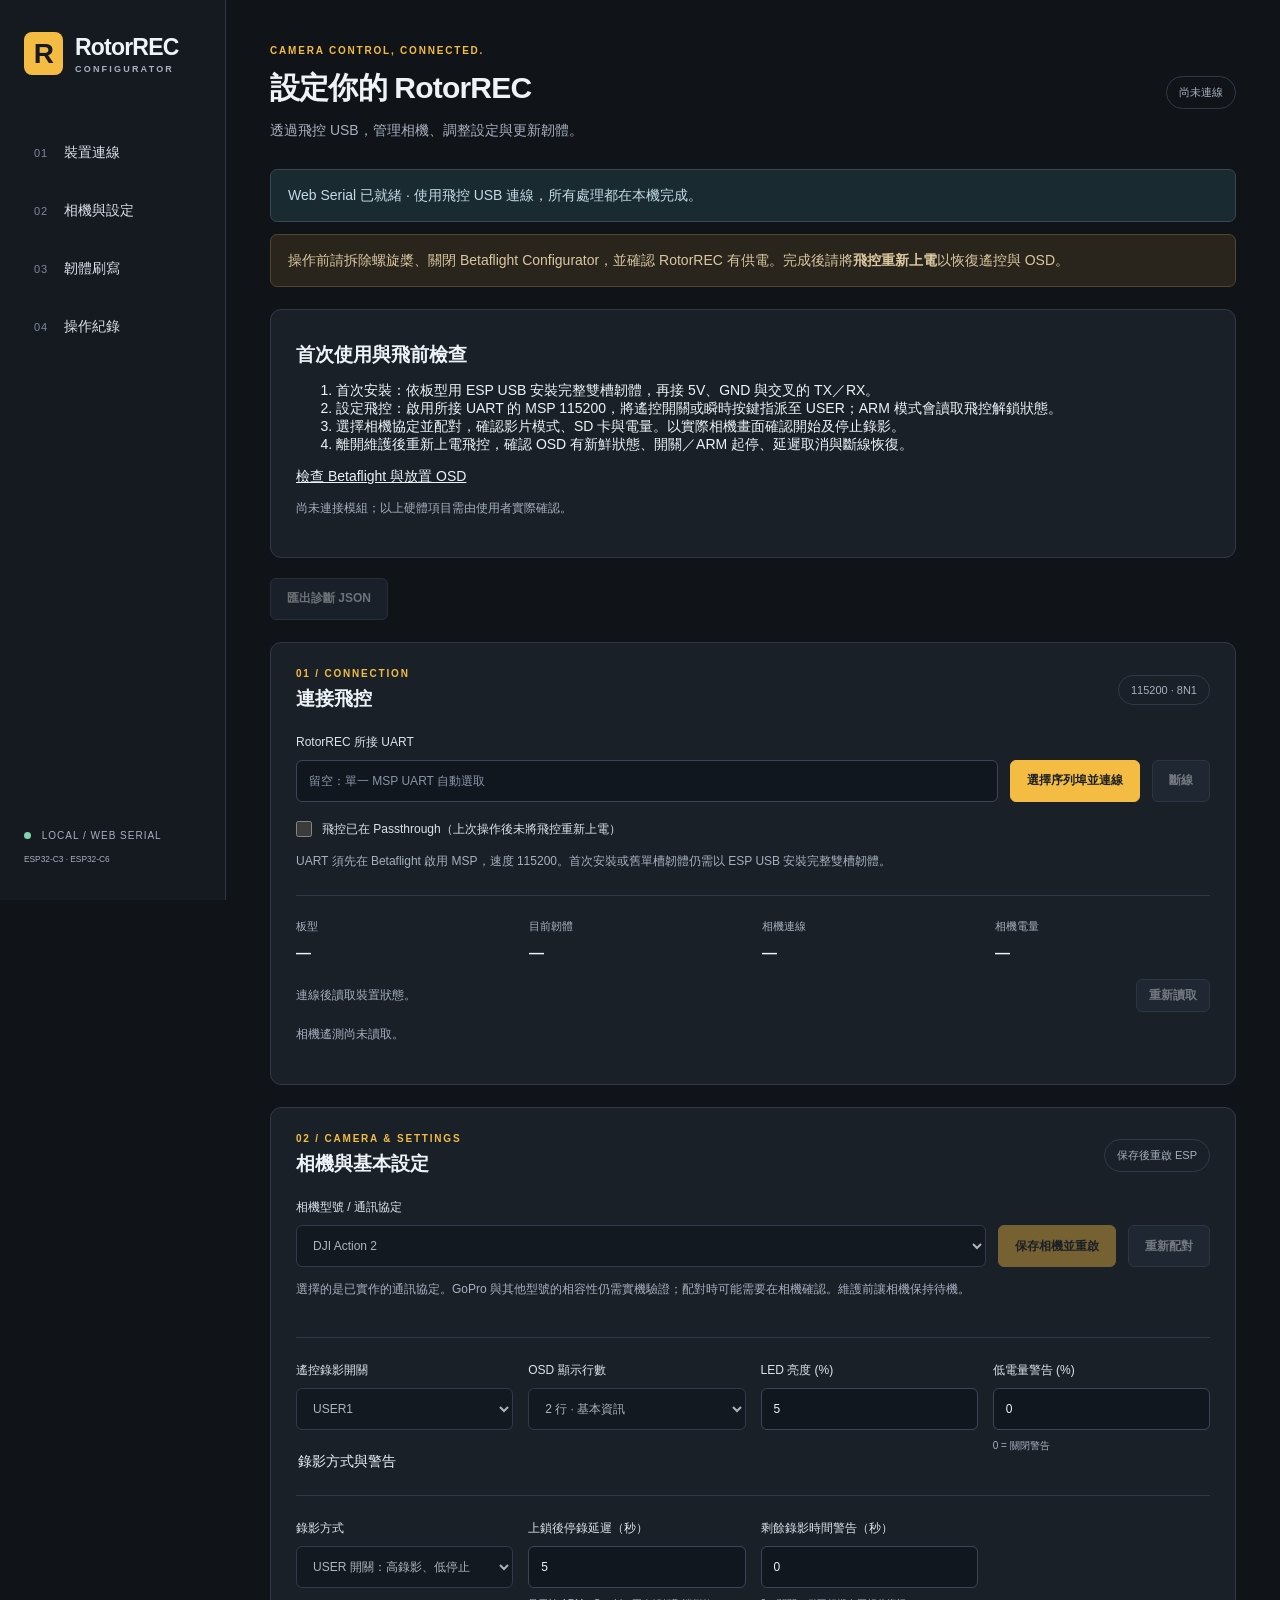
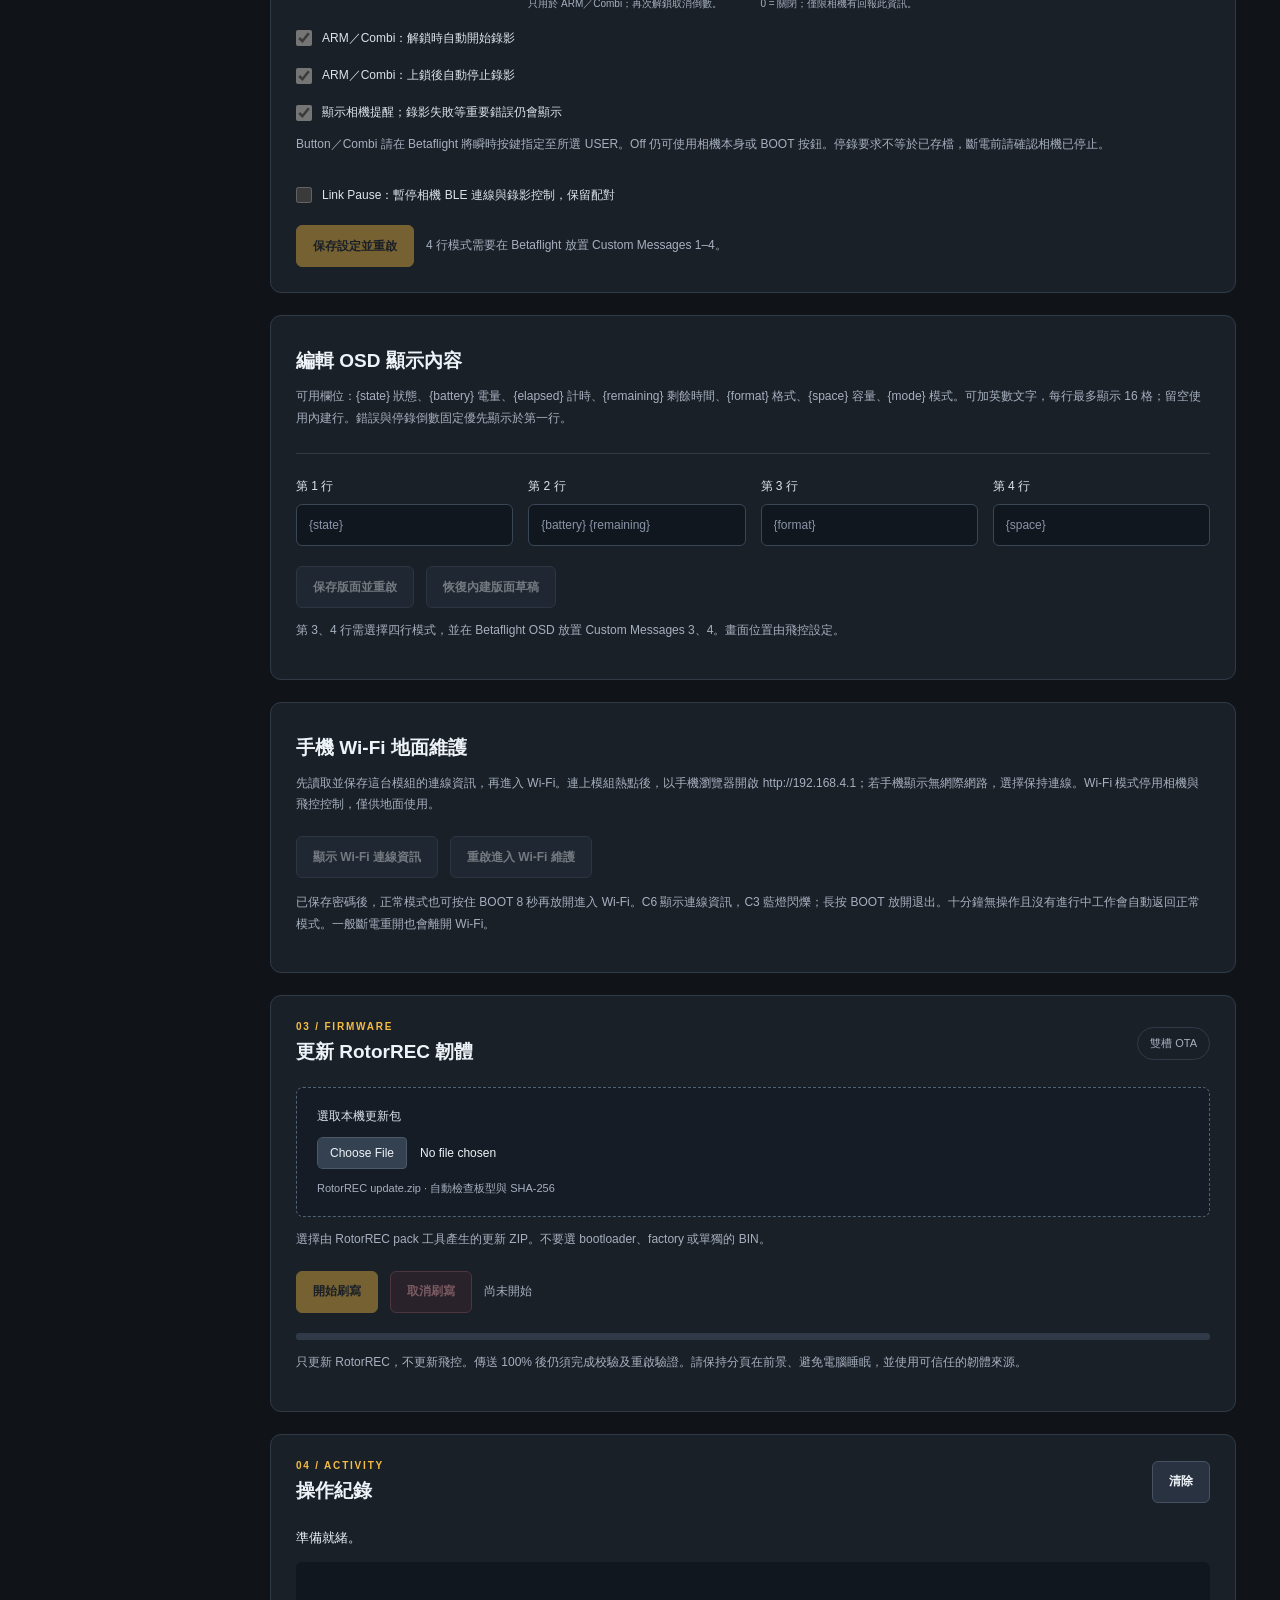
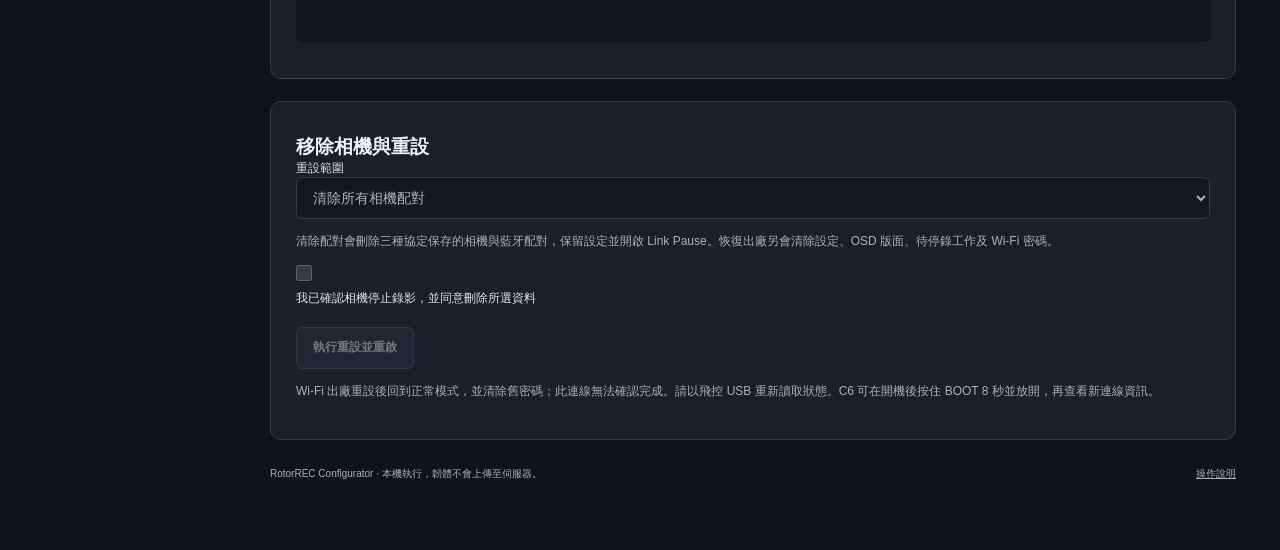
<file: tools/web-configurator/index.html>
<!doctype html>
<html lang="zh-Hant">
<head>
  <meta charset="utf-8"><meta name="viewport" content="width=device-width, initial-scale=1">
  <meta name="theme-color" content="#11151b"><title>RotorREC Configurator</title>
  <link rel="stylesheet" href="style.css"><script type="module" src="app.mjs"></script>
</head>
<body>
  <aside class="sidebar">
    <a class="brand" href="#connection"><span class="mark">R</span><span>RotorREC<small>CONFIGURATOR</small></span></a>
    <nav aria-label="設定區域"><a href="#connection">01 <span>裝置連線</span></a><a href="#camera-section">02 <span>相機與設定</span></a><a href="#firmware-section">03 <span>韌體刷寫</span></a><a href="#log-section">04 <span>操作紀錄</span></a></nav>
    <div class="sidebar-foot"><span class="dot"></span> LOCAL / WEB SERIAL<br><small>ESP32-C3 · ESP32-C6</small></div>
  </aside>
  <main>
    <header><div><p class="eyebrow">CAMERA CONTROL, CONNECTED.</p><h1>設定你的 RotorREC</h1><p id="connection-description">透過飛控 USB，管理相機、調整設定與更新韌體。</p></div><span id="connection-badge" class="badge">尚未連線</span></header>
    <div id="support" class="notice" role="status">使用桌面 Chrome 或 Edge，從 localhost 或 HTTPS 開啟。</div>
    <div id="maintenance-notice" class="notice warning">操作前請拆除螺旋槳、關閉 Betaflight Configurator，並確認 RotorREC 有供電。完成後請將<strong>飛控重新上電</strong>以恢復遙控與 OSD。</div>
    <section id="first-use" class="card"><h2>首次使用與飛前檢查</h2><ol><li>首次安裝：依板型用 ESP USB 安裝完整雙槽韌體，再接 5V、GND 與交叉的 TX／RX。</li>
      <li>設定飛控：啟用所接 UART 的 MSP 115200，將遙控開關或瞬時按鍵指派至 USER；ARM 模式會讀取飛控解鎖狀態。</li>
      <li>選擇相機協定並配對，確認影片模式、SD 卡與電量。以實際相機畫面確認開始及停止錄影。</li>
      <li>離開維護後重新上電飛控，確認 OSD 有新鮮狀態、開關／ARM 起停、延遲取消與斷線恢復。</li></ol>
      <a href="bf-setup.html" target="_blank" rel="noopener">檢查 Betaflight 與放置 OSD</a><p id="preflight-status" class="hint">尚未連接模組；以上硬體項目需由使用者實際確認。</p>
    </section>
    <div class="actions"><button id="export-diagnostics" disabled>匯出診斷 JSON</button></div>
    <section id="connection" class="card">
      <div class="section-heading"><div><p class="eyebrow">01 / CONNECTION</p><h2 id="connection-title">連接飛控</h2></div><span id="transport-label" class="label">115200 · 8N1</span></div>
      <div class="connection-row"><label>RotorREC 所接 UART <input id="uart" type="number" min="1" max="20" step="1" placeholder="留空：單一 MSP UART 自動選取"></label><button id="connect" class="primary">選擇序列埠並連線</button><button id="disconnect" disabled>斷線</button></div>
      <label class="check"><input id="direct" type="checkbox">飛控已在 Passthrough（上次操作後未將飛控重新上電）</label>
      <p id="connection-hint" class="hint">UART 須先在 Betaflight 啟用 MSP，速度 115200。首次安裝或舊單槽韌體仍需以 ESP USB 安裝完整雙槽韌體。</p>
      <div class="stats"><div><small>板型</small><strong id="board">—</strong></div><div><small>目前韌體</small><strong id="version">—</strong></div><div><small>相機連線</small><strong id="phase">—</strong></div><div><small>相機電量</small><strong id="battery">—</strong></div></div>
      <div class="status-row"><span id="device-status">連線後讀取裝置狀態。</span><button id="refresh" data-device disabled>重新讀取</button></div>
      <p id="pair-code" class="pair-code" hidden></p><p id="pending" class="hint"></p>
      <p id="camera-telemetry" class="hint">相機遙測尚未讀取。</p><p id="camera-warnings" role="status"></p>
    </section>
    <section id="camera-section" class="card">
      <div class="section-heading"><div><p class="eyebrow">02 / CAMERA & SETTINGS</p><h2>相機與基本設定</h2></div><span class="label">保存後重啟 ESP</span></div>
      <fieldset id="camera-controls" disabled><legend class="sr-only">相機協定</legend><div class="connection-row"><label>相機型號 / 通訊協定<select id="camera"><option value="2">DJI Action 2</option><option value="1">DJI R SDK（Action 4 路徑）</option><option value="3">GoPro（Open GoPro BLE）</option></select></label><button id="save-camera" class="primary">保存相機並重啟</button><button id="pair">重新配對</button></div></fieldset>
      <p class="hint">選擇的是已實作的通訊協定。GoPro 與其他型號的相容性仍需實機驗證；配對時可能需要在相機確認。維護前讓相機保持待機。</p>
      <fieldset id="settings-controls" disabled><legend class="sr-only">基本設定</legend><div class="settings-grid">
        <label>遙控錄影開關<select id="user"><option value="40">USER1</option><option value="41">USER2</option><option value="42">USER3</option><option value="43">USER4</option></select></label>
        <label>OSD 顯示行數<select id="osd"><option value="2">2 行 · 基本資訊</option><option value="4">4 行 · 擴充資訊</option></select></label>
        <label>LED 亮度 (%)<input id="led" type="number" min="1" max="100" step="1" value="5"></label>
        <label>低電量警告 (%)<input id="low-battery" type="number" min="0" max="100" step="1" value="0"><small>0 = 關閉警告</small></label>
      </div><fieldset id="record-controls" disabled><legend>錄影方式與警告</legend><div class="settings-grid">
        <label>錄影方式<select id="record-mode"><option value="0">USER 開關：高錄影、低停止</option><option value="1">ARM：解鎖錄影、上鎖延遲停止</option><option value="2">Button：USER 瞬時按鍵切換錄影</option><option value="3">Combi：ARM 自動＋USER 按鍵</option><option value="4">Off：只監看，不自動控制</option></select></label>
        <label>上鎖後停錄延遲（秒）<input id="stop-delay" type="number" min="0" max="30" step="1" value="5"><small>只用於 ARM／Combi；再次解鎖取消倒數。</small></label>
        <label>剩餘錄影時間警告（秒）<input id="low-remaining" type="number" min="0" max="3600" step="1" value="0"><small>0 = 關閉；僅限相機有回報此資訊。</small></label>
      </div><label class="check"><input id="auto-record" type="checkbox" checked>ARM／Combi：解鎖時自動開始錄影</label>
      <label class="check"><input id="auto-stop" type="checkbox" checked>ARM／Combi：上鎖後自動停止錄影</label>
      <label class="check"><input id="heads-up" type="checkbox" checked>顯示相機提醒；錄影失敗等重要錯誤仍會顯示</label>
      <p class="hint">Button／Combi 請在 Betaflight 將瞬時按鍵指定至所選 USER。Off 仍可使用相機本身或 BOOT 按鈕。停錄要求不等於已存檔，斷電前請確認相機已停止。</p></fieldset>
      <label class="check"><input id="link-pause" type="checkbox">Link Pause：暫停相機 BLE 連線與錄影控制，保留配對</label><div class="actions"><button id="save-settings" class="primary">保存設定並重啟</button><span class="hint">4 行模式需要在 Betaflight 放置 Custom Messages 1–4。</span></div></fieldset>
    </section>
    <section class="card"><h2>編輯 OSD 顯示內容</h2><fieldset id="layout-controls" disabled>
      <p class="hint">可用欄位：{state} 狀態、{battery} 電量、{elapsed} 計時、{remaining} 剩餘時間、{format} 格式、{space} 容量、{mode} 模式。可加英數文字，每行最多顯示 16 格；留空使用內建行。錯誤與停錄倒數固定優先顯示於第一行。</p>
      <div class="settings-grid"><label>第 1 行<input id="layout-0" maxlength="63" placeholder="{state}"></label><label>第 2 行<input id="layout-1" maxlength="63" placeholder="{battery} {remaining}"></label>
      <label>第 3 行<input id="layout-2" maxlength="63" placeholder="{format}"></label><label>第 4 行<input id="layout-3" maxlength="63" placeholder="{space}"></label></div>
      <div class="actions"><button id="save-layout">保存版面並重啟</button><button id="reset-layout">恢復內建版面草稿</button></div><p class="hint">第 3、4 行需選擇四行模式，並在 Betaflight OSD 放置 Custom Messages 3、4。畫面位置由飛控設定。</p>
    </fieldset></section>
    <section class="card"><h2>手機 Wi-Fi 地面維護</h2><fieldset id="wifi-controls" disabled><p class="hint">先讀取並保存這台模組的連線資訊，再進入 Wi-Fi。連上模組熱點後，以手機瀏覽器開啟 http://192.168.4.1；若手機顯示無網際網路，選擇保持連線。Wi-Fi 模式停用相機與飛控控制，僅供地面使用。</p>
      <div class="actions"><button id="wifi-info">顯示 Wi-Fi 連線資訊</button><button id="wifi-enter" disabled>重啟進入 Wi-Fi 維護</button><button id="wifi-exit" hidden>退出 Wi-Fi，恢復運行</button></div>
      <pre id="wifi-credentials"></pre><p class="hint">已保存密碼後，正常模式也可按住 BOOT 8 秒再放開進入 Wi-Fi。C6 顯示連線資訊，C3 藍燈閃爍；長按 BOOT 放開退出。十分鐘無操作且沒有進行中工作會自動返回正常模式。一般斷電重開也會離開 Wi-Fi。</p></fieldset></section>
    <section id="firmware-section" class="card">
      <div class="section-heading"><div><p class="eyebrow">03 / FIRMWARE</p><h2>更新 RotorREC 韌體</h2></div><span class="label">雙槽 OTA</span></div>
      <label class="file-picker">選取本機更新包 <input id="package" type="file" accept=".zip,application/zip"><span>RotorREC update.zip · 自動檢查板型與 SHA-256</span></label>
      <p id="package-info" class="hint">選擇由 RotorREC pack 工具產生的更新 ZIP。不要選 bootloader、factory 或單獨的 BIN。</p>
      <div class="actions"><button id="flash" class="primary" disabled>開始刷寫</button><button id="cancel" class="danger" disabled>取消刷寫</button><span id="progress-text" role="status">尚未開始</span></div>
      <progress id="progress" value="0" max="100" aria-label="韌體傳輸進度"></progress>
      <p class="hint">只更新 RotorREC，不更新飛控。傳送 100% 後仍須完成校驗及重啟驗證。請保持分頁在前景、避免電腦睡眠，並使用可信任的韌體來源。</p>
    </section>
    <section id="log-section" class="card"><div class="section-heading"><div><p class="eyebrow">04 / ACTIVITY</p><h2>操作紀錄</h2></div><button id="clear-log">清除</button></div><p id="result" role="status" aria-live="polite">準備就緒。</p><pre id="log" aria-label="操作紀錄"></pre></section>
    <section class="card"><h2>移除相機與重設</h2><fieldset id="reset-controls" disabled>
      <label for="reset-scope">重設範圍</label><select id="reset-scope"><option value="1">清除所有相機配對</option><option value="2">恢復出廠設定</option></select>
      <p class="hint">清除配對會刪除三種協定保存的相機與藍牙配對，保留設定並開啟 Link Pause。恢復出廠另會清除設定、OSD 版面、待停錄工作及 Wi-Fi 密碼。</p>
      <label><input type="checkbox" id="reset-confirm">我已確認相機停止錄影，並同意刪除所選資料</label>
      <div class="actions"><button id="reset-device" disabled>執行重設並重啟</button></div>
      <p class="hint">Wi-Fi 出廠重設後回到正常模式，並清除舊密碼；此連線無法確認完成。請以飛控 USB 重新讀取狀態。C6 可在開機後按住 BOOT 8 秒並放開，再查看新連線資訊。</p>
    </fieldset></section>
    <footer>RotorREC Configurator · 本機執行，韌體不會上傳至伺服器。<a id="help-link" href="README.md">操作說明</a></footer>
  </main>
</body></html>
</file>
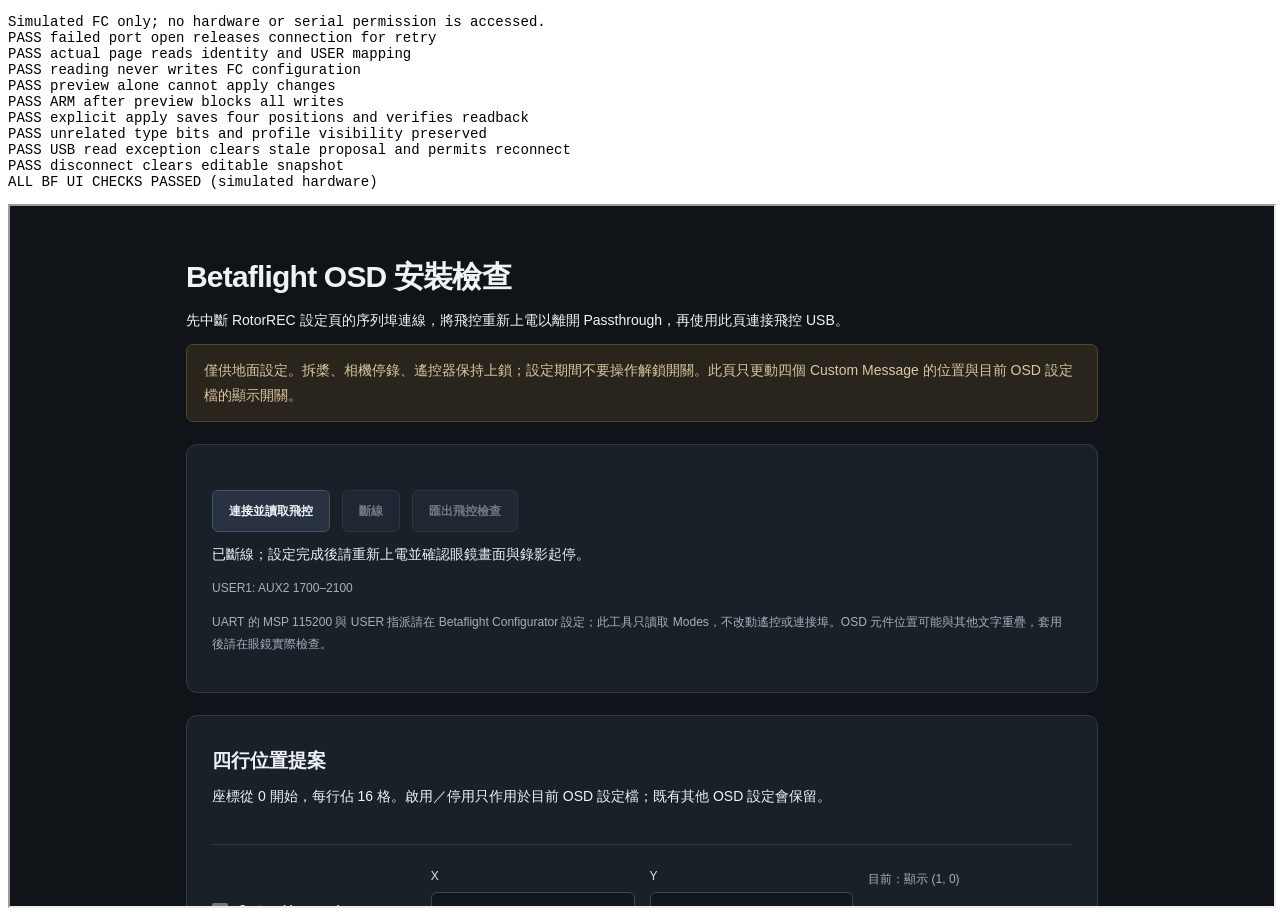
<file: tests/bf-setup-ui.html>
<!doctype html><meta charset="utf-8"><title>Betaflight OSD UI regression</title>
<style>body{font:14px monospace}pre{white-space:pre-wrap}iframe{width:100%;height:700px}</style>
<pre id="results">Simulated FC only; no hardware or serial permission is accessed.</pre><iframe title="BF setup under test"></iframe>
<script type="module">
import {MSP, mspFrame} from '../tools/web-configurator/bf-setup.mjs';
const report = line => document.getElementById('results').textContent += '\n' + line;
const check = (value, label) => { if (!value) throw Error(label); report('PASS ' + label); };
async function until(predicate) { const end = performance.now() + 5000; while (!predicate()) { if (performance.now() > end) throw Error('UI timed out'); await new Promise(r => setTimeout(r, 15)); } }
const calls = [], positions = [0xc800, 4096, 0, 0];
let failOpen = true, armed = false, saved;
const port = {
  async open() {
    if (failOpen) { failOpen = false; throw Error('injected port open failure'); }
    this.readable = new ReadableStream({start: controller => { this.controller = controller; }});
    this.writable = new WritableStream({write: wire => {
      const command = wire[4] | wire[5] << 8, p = wire.subarray(8, -1); calls.push(command);
      let payload = new Uint8Array();
      if (command === MSP.API) payload = Uint8Array.of(0, 1, 47);
      else if (command === MSP.VARIANT) payload = new TextEncoder().encode('BTFL');
      else if (command === MSP.BOXIDS) payload = Uint8Array.of(0, 27, 40);
      else if (command === MSP.STATUS) { payload = new Uint8Array(22); payload[16] = 5; payload[6] = Number(armed); }
      else if (command === MSP.OSD) {
        payload = new Uint8Array(191); payload[0] = 1; payload[7] = 85; payload[189] = 3; payload[190] = 1;
        positions.forEach((value, i) => new DataView(payload.buffer).setUint16(172 + i * 2, value, true));
      } else if (command === MSP.CANVAS) payload = Uint8Array.of(53, 20);
      else if (command === MSP.MODES) payload = Uint8Array.of(40, 1, 32, 48);
      else if (command === MSP.SET_OSD) positions[p[0] - 81] = p[1] | p[2] << 8;
      else if (command === MSP.SAVE) saved = [...positions];
      else throw Error('Unexpected MSP command');
      this.controller.enqueue(mspFrame(command, payload, '>'));
    }});
  }, async close() {}, async setSignals() {}
};
try {
  const frame = document.querySelector('iframe'), doc = frame.contentDocument, win = frame.contentWindow;
  const source = await (await fetch('../tools/web-configurator/bf-setup.html')).text();
  doc.open(); doc.write(source.replace('<head>', '<head><base href="/tools/web-configurator/">').replace('<script type="module" src="bf-setup-app.mjs"><' + '/script>', '')); doc.close();
  Object.defineProperty(win.navigator, 'serial', {value: {requestPort: async () => port}, configurable: true});
  const script = doc.createElement('script'); script.type = 'module'; script.textContent = "import './bf-setup-app.mjs'; window.testLoaded = true;"; doc.body.append(script);
  await until(() => win.testLoaded);
  const $ = id => doc.getElementById(id);
  async function click(id) { $(id).click(); await until(() => !$('read').disabled); }
  await click('read'); check($('status').textContent.includes('injected') && $('close').disabled, 'failed port open releases connection for retry');
  await click('read'); check($('status').textContent.includes('1.47') && $('modes').textContent.includes('AUX2'), 'actual page reads identity and USER mapping');
  check(!calls.includes(MSP.SET_OSD) && !calls.includes(MSP.SAVE), 'reading never writes FC configuration');
  await click('preset'); await click('preview'); check($('apply').disabled, 'preview alone cannot apply changes');
  $('ground').checked = true; $('ground').dispatchEvent(new win.Event('change'));
  armed = true; await click('apply'); check(!calls.includes(MSP.SET_OSD), 'ARM after preview blocks all writes');
  armed = false; await click('read'); await click('preset'); await click('preview');
  $('ground').checked = true; $('ground').dispatchEvent(new win.Event('change')); await click('apply');
  check(saved?.length === 4 && $('status').textContent.includes('保存並讀回一致'), 'explicit apply saves four positions and verifies readback');
  check((saved[0] & 0xc000) === 0xc000 && (saved[1] & 4096) === 4096, 'unrelated type bits and profile visibility preserved');
  port.controller.error(Error('injected unplug')); await click('read');
  check($('placement').disabled && $('close').disabled && !$('read').disabled, 'USB read exception clears stale proposal and permits reconnect');
  await click('read'); await click('close');
  check($('placement').disabled && $('close').disabled, 'disconnect clears editable snapshot');
  report('ALL BF UI CHECKS PASSED (simulated hardware)'); document.title = 'PASS — Betaflight setup UI';
} catch (error) { report('FAIL ' + error.stack); document.title = 'FAIL — Betaflight setup UI'; }
</script>
</file>
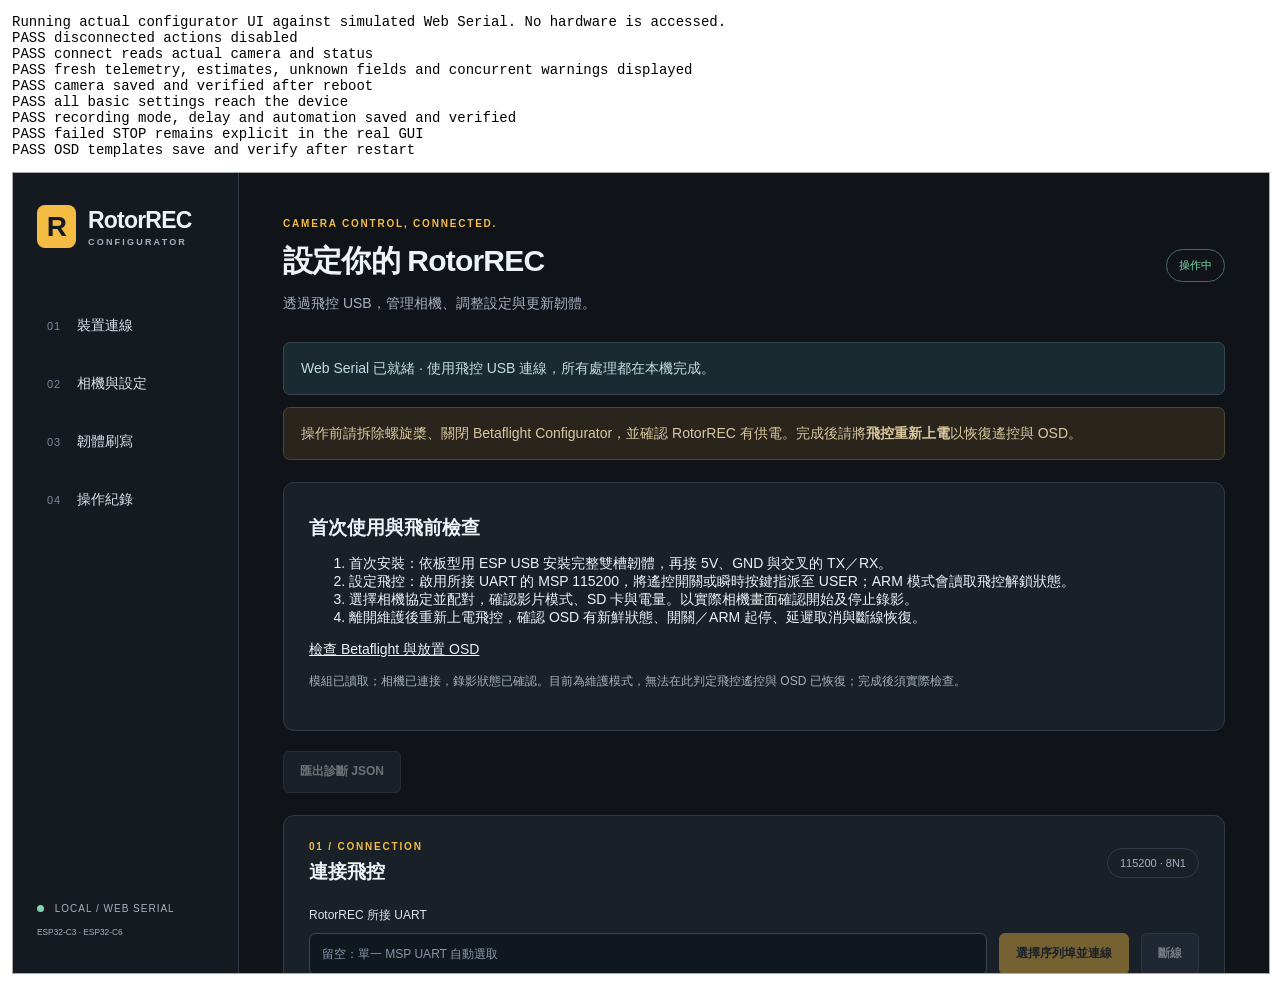
<file: tests/web-configurator-ui.html>
<!doctype html>
<meta charset="utf-8">
<title>RotorREC browser regression (simulated device)</title>
<style>body{margin:12px;font:14px monospace}pre{white-space:pre-wrap}iframe{width:100%;height:800px;border:1px solid #aaa}</style>
<pre id="results">Running actual configurator UI against simulated Web Serial. No hardware is accessed.</pre>
<iframe title="Configurator under test"></iframe>
<script type="module">
// Serve the repository root, then visit /tests/web-configurator-ui.html.
// Tests real app handlers and Web Serial streams; this does not simulate Flash/BLE hardware.
import { CMD, Parser, encode, u32, crc32, imageMetadata, encodeSettings, decodeControl, encodeLayout, decodeLayout } from '../tools/web-configurator/protocol.mjs';
const output = document.querySelector('#results');
const report = message => { output.textContent += '\n' + message; };
const check = (condition, message) => { if (!condition) throw Error(message); report('PASS ' + message); };
const sleep = ms => new Promise(resolve => setTimeout(resolve, ms));
async function until(predicate) {
  const end = performance.now() + 5000;
  while (!predicate()) { if (performance.now() >= end) throw Error('UI wait timed out'); await sleep(10); }
}
const image = new Uint8Array(1536), imageView = new DataView(image.buffer), utf8 = new TextEncoder();
image[0] = 0xe9; imageView.setUint16(12, 5, true); imageView.setUint32(32, 0xabcd5432, true);
image.set(utf8.encode('1.2.0-ui-test'), 48); image.set(utf8.encode('rotorrec_esp32c3'), 80); image.fill(0x35, 176, 208);
const metadata = await imageMetadata(image);
// ZIP_STORED fixture, independently assembled to exercise the app's file-input path.
function zipFile(entries) {
  const local = [], central = []; let offset = 0, directoryLength = 0;
  for (const [name, bytes] of entries) {
    const filename = utf8.encode(name), header = new Uint8Array(30 + filename.length), h = new DataView(header.buffer);
    h.setUint32(0, 0x04034b50, true); h.setUint16(4, 20, true); h.setUint32(14, crc32(bytes), true);
    h.setUint32(18, bytes.length, true); h.setUint32(22, bytes.length, true); h.setUint16(26, filename.length, true); header.set(filename, 30);
    const record = new Uint8Array(46 + filename.length), c = new DataView(record.buffer);
    c.setUint32(0, 0x02014b50, true); c.setUint16(4, 20, true); c.setUint16(6, 20, true); c.setUint32(16, crc32(bytes), true);
    c.setUint32(20, bytes.length, true); c.setUint32(24, bytes.length, true); c.setUint16(28, filename.length, true); c.setUint32(42, offset, true); record.set(filename, 46);
    local.push(header, bytes); central.push(record); offset += header.length + bytes.length; directoryLength += record.length;
  }
  const end = new Uint8Array(22), e = new DataView(end.buffer); e.setUint32(0, 0x06054b50, true);
  e.setUint16(8, entries.length, true); e.setUint16(10, entries.length, true); e.setUint32(12, directoryLength, true); e.setUint32(16, offset, true);
  return new File([...local, ...central, end], 'simulated-update.zip', { type: 'application/zip' });
}
const file = zipFile([['manifest.json', utf8.encode(JSON.stringify(metadata))], ['app.bin', image]]);
const wifiTest = new URLSearchParams(location.search).get('transport') === 'wifi';
const state = { product: 'RotorREC', board: 'rotorrec_esp32c3', protocol: 1, layout: 1, capacity: 0x1f0000,
  reset_capable: 1, reset_pending: 0, wifi_capable: 1, wifi_active: Number(wifiTest),
  version: '1.1.0', elf_sha256: 'old', pending_verify: 0, camera: 2, phase: 7, command_pending: 0,
  recording: 0, recording_valid: 1, saving: 0, battery: 75, battery_valid: 1, storage_error: 0,
  settings_raw: 0x01000050, saved_settings_raw: 0x01000050, control_raw: 0x01400328, saved_control_raw: 0x01400328 };
const requests = [];
let selectedCamera = 2, offset = 0, committed = false, cancelled = false, deviceSession = 0, deviceSequence = -1, cancelOnData = false;
const port = {
  async open() {
    this.readable = new ReadableStream({ start: controller => { this.controller = controller; } });
    this.writable = new WritableStream({ write: wire => {
      const [packet] = new Parser().feed(wire); if (!packet) throw Error('Invalid host packet');
      requests.push(packet.command);
      if (packet.command === CMD.HELLO) { deviceSession = packet.session; deviceSequence = -1; }
      if (packet.session !== deviceSession || packet.sequence !== deviceSequence + 1) throw Error('Wrong session or sequence');
      deviceSequence = packet.sequence;
      const data = new DataView(packet.payload.buffer, packet.payload.byteOffset, packet.payload.byteLength);
      if (packet.command === CMD.CAMERA) selectedCamera = packet.payload[0];
      if (packet.command === CMD.SETTINGS) {
        state.saved_settings_raw = data.getUint32(0, true);
        if (packet.payload.length === 8) state.saved_control_raw = data.getUint32(4, true);
      }
      if (packet.command === CMD.SET_OSD_LAYOUT) state.saved_osd_layout = decodeLayout(packet.payload);
      if (packet.command === CMD.RESET) state.reset_pending = packet.payload[0];
      if (packet.command === CMD.BEGIN) { offset = 0; committed = false; cancelled = false; }
      if (packet.command === CMD.DATA) {
        if (data.getUint32(0, true) !== offset) throw Error('Wrong update offset'); offset += packet.payload.length - 4;
        if (cancelOnData) { cancelOnData = false; document.querySelector('iframe').contentDocument.getElementById('cancel').click(); }
      }
      if (packet.command === CMD.END) { if (offset !== image.length) throw Error('Incomplete update'); committed = true; }
      if (packet.command === CMD.ABORT) cancelled = true;
      const layouts = new Uint8Array(514);
      layouts.set(encodeLayout(state.osd_layout ?? ['', '', '', '']));
      layouts.set(encodeLayout(state.saved_osd_layout ?? ['', '', '', '']), 257);
      const json = [CMD.HELLO, CMD.INFO].includes(packet.command) ? utf8.encode(JSON.stringify({...state, telemetry_version: 1, osd_layout_version: 1})) :
        packet.command === CMD.OSD_LAYOUT ? layouts :
        packet.command === CMD.TELEMETRY ? utf8.encode(JSON.stringify({record_time: 70, record_time_estimated: 1,
          remain_time: null, remain_capacity: 0, parameters: '4K 60', warnings: 3})) : new Uint8Array();
      const payload = new Uint8Array(4 + json.length); payload.set(json, 4);
      this.controller.enqueue(encode(packet.command | 0x80, packet.session, packet.sequence, payload));
      if (packet.command === CMD.REBOOT) {
        state.camera = selectedCamera; state.settings_raw = state.saved_settings_raw;
        state.control_raw = state.saved_control_raw; deviceSession = 0;
        state.osd_layout = state.saved_osd_layout;
        if (state.reset_pending === 1) state.settings_raw = state.saved_settings_raw |= 8;
        if (state.reset_pending === 2) {
          state.settings_raw = state.saved_settings_raw = 0x01000050;
          state.control_raw = state.saved_control_raw = 0x01400328;
          state.osd_layout = state.saved_osd_layout = ['', '', '', ''];
        }
        state.reset_pending = 0;
        if (committed) { state.version = metadata.version; state.elf_sha256 = metadata.elf_sha256; }
      }
      if (packet.command === CMD.EXIT) deviceSession = 0;
    } });
  },
  async setSignals() {}, async close() {},
};
try {
  const frame = document.querySelector('iframe'), doc = frame.contentDocument;
  const source = await (await fetch('../tools/web-configurator/index.html')).text();
  doc.open(); doc.write(source.replace('<head>', '<head><base href="/tools/web-configurator/">')
    .replace(/<script type="module" src="(?:\.\/)?app.mjs"><\/script>/, '')); doc.close();
  const win = frame.contentWindow;
  if (wifiTest) {
    frame.style.width = '390px';
    win.history.replaceState({}, '', '/tools/web-configurator/?transport=wifi');
    await port.open(); const writer = port.writable.getWriter(), reader = port.readable.getReader();
    win.fetch = async (url, options) => {
      if (url === '/session') return Response.json({token: 'a'.repeat(32)});
      if (url !== '/api') throw Error('Unexpected HTTP endpoint');
      await writer.write(options.body);
      return new Response((await reader.read()).value);
    };
  }
  Object.defineProperty(win.navigator, 'serial', { value: { requestPort: async () => port, addEventListener() {} }, configurable: true });
  const script = doc.createElement('script'); script.type = 'module';
  script.textContent = "import './app.mjs'; window.testLoaded = true;"; doc.body.append(script);
  await until(() => win.testLoaded);
  const $ = id => doc.getElementById(id);
  async function click(id) { $(id).click(); await until(() => !$('connect').disabled || !$('disconnect').disabled); }
  async function selectFile(value) {
    const data = new DataTransfer(); data.items.add(value); $('package').files = data.files;
    $('package').dispatchEvent(new win.Event('change')); await until(() => !$('package').disabled);
  }
  check($('flash').disabled && $('camera-controls').disabled, 'disconnected actions disabled');
  $('direct').checked = true; await click('connect');
  check(!$('disconnect').disabled && $('camera').value === '2', 'connect reads actual camera and status');
  check($('camera-telemetry').textContent.includes('約 1:10') && $('camera-telemetry').textContent.includes('剩餘 未知') &&
    $('camera-warnings').textContent.includes('沒有 SD 卡；SD 卡已滿'), 'fresh telemetry, estimates, unknown fields and concurrent warnings displayed');
  $('camera').value = '3'; await click('save-camera');
  check(state.camera === 3 && $('result').textContent.includes('讀回確認'), 'camera saved and verified after reboot');
  $('user').value = '42'; $('osd').value = '4'; $('led').value = '25'; $('low-battery').value = '20';
  $('record-mode').value = '3'; $('stop-delay').value = '12'; $('auto-stop').checked = false;
  await click('save-settings');
  check(state.settings_raw === encodeSettings({ user_mode_id: 42, osd_lines: 4, led_percent: 25, low_battery_percent: 20, link_paused: false, owns_extra_lines: true }), 'all basic settings reach the device');
  check(decodeControl(state.control_raw).record_mode === 3 && decodeControl(state.control_raw).stop_delay_seconds === 12 &&
    !decodeControl(state.control_raw).auto_stop, 'recording mode, delay and automation saved and verified');
  state.record_result = 4; await click('refresh');
  check($('device-status').textContent.includes('尚未停止錄影'), 'failed STOP remains explicit in the real GUI');
  state.record_result = 0;
  $('layout-0').value = '{state}'; $('layout-1').value = '{battery} {remaining}';
  $('layout-2').value = 'CAM {format}'; $('layout-3').value = '{space}';
  await click('save-layout');
  check(state.osd_layout[2] === 'CAM {format}' && $('result').textContent.includes('讀回確認'), 'OSD templates save and verify after restart');
  if (wifiTest) check($('pair').disabled && $('uart').disabled, 'Wi-Fi disables BLE pairing and serial controls');
  else { await click('pair'); check($('result').textContent.includes('配對與連線已確認'), 'pairing waits for confirmed state'); }
  check($('reset-device').disabled, 'reset requires explicit deletion confirmation');
  $('reset-confirm').checked = true; $('reset-confirm').dispatchEvent(new win.Event('change'));
  await click('reset-device');
  check(state.reset_pending === 0 && (state.settings_raw & 8) && $('result').textContent.includes('清除配對與重啟已確認'), 'pairing removal verifies reboot and Link Pause');
  await selectFile(new File(['invalid'], 'bad.zip'));
  check(!$('disconnect').disabled && $('flash').disabled, 'invalid local package preserves device connection');
  await selectFile(file); check(!$('flash').disabled && $('package-info').textContent.includes('SHA-256'), 'valid ZIP enables flash after validation');
  await click('flash');
  check(committed && offset === image.length && $('result').textContent.includes('指紋'), 'GUI update verifies reboot and fingerprint');
  // Cancel after the first stop-and-wait request begins, before committing.
  cancelOnData = true; await click('flash');
  check(!committed && cancelled && $('result').textContent.includes('取消'), 'GUI cancellation aborts before END');
  check(requests.at(-1) === CMD.EXIT, 'confirmed cancellation releases the management session for immediate reconnect');
  $('direct').checked = true; await click('connect');
  if (!wifiTest) {
    port.controller.error(new Error('simulated USB removal'));
    await click('refresh'); check(!$('connect').disabled && $('flash').disabled, 'USB read failure unlocks reconnect and disables device actions');
    $('direct').checked = true; await click('connect');
  } else {
    $('reset-scope').value = '2'; $('reset-scope').dispatchEvent(new win.Event('change'));
    $('reset-confirm').checked = true; $('reset-confirm').dispatchEvent(new win.Event('change'));
    await click('reset-device');
    check(!$('connect').disabled && $('result').textContent.includes('無法確認完成'), 'Wi-Fi factory reset never claims verified success');
    await click('connect');
  }
  await click('disconnect');
  check(requests.at(-1) === CMD.EXIT && !$('connect').disabled, 'disconnect sends EXIT and releases port');
  report('ALL UI CHECKS PASSED (simulated hardware)');
  document.title = 'PASS — RotorREC browser UI regression';
} catch (error) { report('FAIL ' + error.stack); document.title = 'FAIL — RotorREC browser UI regression'; }
</script>
</file>
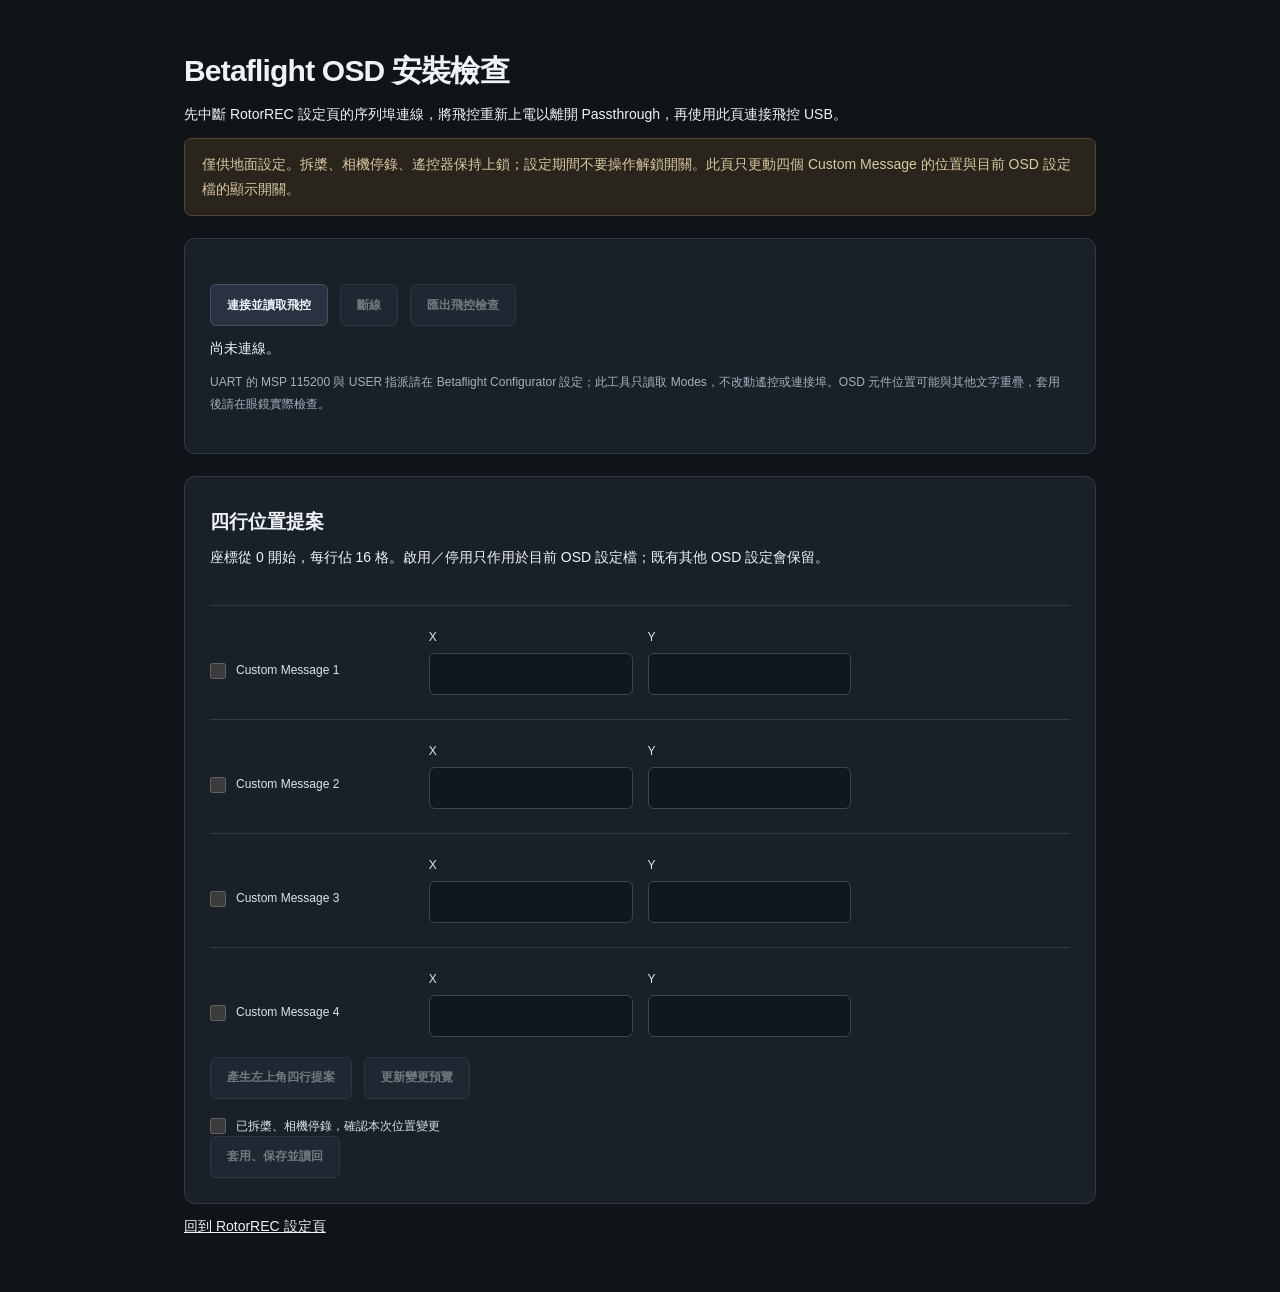
<file: tools/web-configurator/bf-setup.html>
<!doctype html><html lang="zh-Hant"><head><meta charset="utf-8"><meta name="viewport" content="width=device-width, initial-scale=1"><title>RotorREC · Betaflight OSD 安裝</title><link rel="stylesheet" href="style.css"><script type="module" src="bf-setup-app.mjs"></script></head>
<body><main style="margin-left:0;max-width:1000px;margin-inline:auto"><h1>Betaflight OSD 安裝檢查</h1>
<p>先中斷 RotorREC 設定頁的序列埠連線，將飛控重新上電以離開 Passthrough，再使用此頁連接飛控 USB。</p>
<div class="notice warning">僅供地面設定。拆槳、相機停錄、遙控器保持上鎖；設定期間不要操作解鎖開關。此頁只更動四個 Custom Message 的位置與目前 OSD 設定檔的顯示開關。</div>
<section class="card"><div class="actions"><button id="read">連接並讀取飛控</button><button id="close" disabled>斷線</button><button id="export" disabled>匯出飛控檢查</button></div><pre id="status" role="status">尚未連線。</pre>
<p id="modes" class="hint"></p><p class="hint">UART 的 MSP 115200 與 USER 指派請在 Betaflight Configurator 設定；此工具只讀取 Modes，不改動遙控或連接埠。OSD 元件位置可能與其他文字重疊，套用後請在眼鏡實際檢查。</p></section>
<section class="card"><h2>四行位置提案</h2><p>座標從 0 開始，每行佔 16 格。啟用／停用只作用於目前 OSD 設定檔；既有其他 OSD 設定會保留。</p><fieldset id="placement" disabled><div id="rows"></div><div class="actions"><button id="preset">產生左上角四行提案</button><button id="preview">更新變更預覽</button></div><pre id="proposal"></pre>
<label class="check"><input id="ground" type="checkbox">已拆槳、相機停錄，確認本次位置變更</label><button id="apply" disabled>套用、保存並讀回</button></fieldset></section>
<p><a href="index.html">回到 RotorREC 設定頁</a></p></main></body></html>
</file>
<file: tools/web-configurator/style.css>
:root{color-scheme:dark;--bg:#101419;--panel:#1a2028;--line:#303a47;--muted:#a6b0bf;--text:#eef3f8;--accent:#f4bc42;--green:#81d5b0;font-family:Inter,"Segoe UI","Microsoft JhengHei",sans-serif;font-size:14px}*{box-sizing:border-box}body{margin:0;background:var(--bg);color:var(--text)}a{color:inherit}.sidebar{position:fixed;inset:0 auto 0 0;width:226px;border-right:1px solid var(--line);padding:32px 24px;background:#151a21}.brand{display:flex;gap:12px;align-items:center;text-decoration:none;font-size:23px;font-weight:750;letter-spacing:-.8px}.mark{display:grid;place-items:center;background:var(--accent);color:#171b21;width:39px;height:43px;border-radius:8px;font-size:28px}.brand small{display:block;color:var(--muted);font-size:9px;letter-spacing:2.2px;margin-top:3px}nav{display:grid;gap:10px;margin-top:54px}nav a{text-decoration:none;color:#7d899a;padding:15px 10px;border-radius:7px;font-size:11px;letter-spacing:1px}nav span{color:#dce3ec;font-size:14px;letter-spacing:0;margin-left:12px}nav a:hover,nav a:focus-visible{background:#252d38;color:var(--accent)}.sidebar-foot{position:absolute;bottom:30px;font-size:10px;line-height:2.3;letter-spacing:1px;color:var(--muted)}.sidebar-foot small{letter-spacing:0}.dot{display:inline-block;width:7px;height:7px;background:var(--green);border-radius:50%;margin-right:7px}main{max-width:1410px;margin-left:226px;padding:42px 44px}header{display:flex;justify-content:space-between;align-items:center;gap:20px;margin-bottom:26px}h1{font-size:30px;letter-spacing:-.8px;margin:9px 0 10px}h2{font-size:19px;margin:7px 0 0}header p{color:var(--muted);margin:0;line-height:1.7}.eyebrow{font-size:10px;letter-spacing:1.8px;font-weight:650;color:var(--accent);margin:0}.badge,.label{white-space:nowrap;border:1px solid var(--line);border-radius:30px;padding:8px 12px;font-size:11px;color:var(--muted)}.badge.connected{color:var(--green);border-color:#436b59}.notice{padding:13px 17px;border-radius:7px;border:1px solid #354853;background:#1a2a31;line-height:1.8;margin-bottom:12px;color:#c1dce4}.notice.warning{border-color:#514630;background:#29251d;color:#dac79f}.notice[hidden]{display:none}.card{border:1px solid var(--line);border-radius:11px;background:var(--panel);padding:25px;margin-top:22px;scroll-margin-top:20px}.section-heading{display:flex;justify-content:space-between;align-items:center;margin-bottom:22px;gap:15px}label{display:flex;flex-direction:column;gap:9px;font-size:12px;color:#dce3ec}input,select,button{font:inherit}input,select{width:100%;background:#11171f;border:1px solid #3a4656;color:var(--text);border-radius:6px;padding:11px 12px;min-height:42px}input::placeholder{color:#8995a7;font-size:12px}input[type=checkbox]{width:16px;min-height:16px;height:16px;margin:0;accent-color:var(--accent)}button{border:1px solid #465264;background:#283240;border-radius:6px;color:#eef3f8;padding:11px 16px;font-size:12px;font-weight:650;cursor:pointer;min-height:42px;white-space:nowrap}button.primary{background:var(--accent);color:#1c2025;border-color:var(--accent)}button.danger{border-color:#99525b;color:#ffabb1;background:#40262d}button:hover:not(:disabled){filter:brightness(1.12)}button:disabled{opacity:.42;cursor:not-allowed}input:focus-visible,select:focus-visible,button:focus-visible,a:focus-visible{outline:2px solid var(--accent);outline-offset:3px}.connection-row{display:flex;align-items:end;gap:12px}.connection-row label{flex:1;min-width:220px}.check{flex-direction:row;align-items:center;gap:10px;line-height:1.6;margin-top:18px}.hint{color:var(--muted);font-size:12px;line-height:1.8}.stats{display:grid;grid-template-columns:repeat(4,1fr);gap:18px;padding:23px 0 18px;border-top:1px solid var(--line);margin-top:22px}.stats small{display:block;color:var(--muted);font-size:11px;margin-bottom:10px}.stats strong{font-size:15px;overflow-wrap:anywhere}.status-row{display:flex;align-items:center;justify-content:space-between;gap:15px;color:var(--muted);font-size:12px}.status-row button{min-height:32px;padding:7px 12px}fieldset{border:0;padding:0;margin:0;min-width:0}.settings-grid{display:grid;grid-template-columns:repeat(4,1fr);gap:15px;border-top:1px solid var(--line);padding-top:24px;margin-top:24px}label small{font-size:10px;color:var(--muted)}.actions{display:flex;align-items:center;gap:12px;flex-wrap:wrap;margin-top:20px}.file-picker{border:1px dashed #536174;padding:20px;background:#151c25;border-radius:7px;gap:12px}.file-picker input{background:transparent;border:0;padding:0;min-height:30px}.file-picker input::file-selector-button{background:#344151;color:var(--text);border:1px solid #4a596c;border-radius:4px;padding:8px 12px;margin-right:13px;cursor:pointer}.file-picker span{color:var(--muted);font-size:11px}progress{width:100%;height:7px;margin-top:20px;accent-color:var(--accent);border:0;background:#303947;border-radius:4px}progress::-webkit-progress-bar{background:#303947;border-radius:4px}progress::-webkit-progress-value{background:var(--accent);border-radius:4px}#progress-text{color:var(--muted);font-size:12px}.pair-code{color:var(--accent);font-size:17px}#log{white-space:pre-wrap;overflow-wrap:anywhere;font:11px/1.9 Consolas,monospace;color:#a8bacb;background:#11171e;border-radius:6px;padding:15px;max-height:240px;overflow:auto;min-height:80px}#result{font-size:13px;line-height:1.8}#result.error{color:#ffabb1}#result.success{color:var(--green)}footer{display:flex;justify-content:space-between;gap:20px;color:var(--muted);font-size:10px;line-height:1.8;padding:25px 0}.sr-only{position:absolute;width:1px;height:1px;padding:0;margin:-1px;overflow:hidden;clip:rect(0,0,0,0);white-space:nowrap;border:0}@media(max-width:1100px){.sidebar{width:190px;padding:30px 18px}main{margin-left:190px;padding:30px 24px}.connection-row{flex-wrap:wrap}.connection-row label{flex-basis:100%}.settings-grid{grid-template-columns:repeat(2,1fr)}.stats{grid-template-columns:repeat(2,1fr)}}@media(max-width:680px){.sidebar{position:static;width:auto;padding:20px;border-right:0;border-bottom:1px solid var(--line)}nav{display:flex;justify-content:space-between;margin-top:18px;gap:3px}nav a{padding:6px;font-size:0}nav span{font-size:12px;margin:0}.sidebar-foot{display:none}main{margin:0;padding:24px 14px}header{align-items:start}h1{font-size:24px}.badge{font-size:10px;padding:7px}.card{padding:20px 17px}.label{font-size:9px;padding:6px 9px}.settings-grid{gap:13px}.actions .hint{flex-basis:100%}.connection-row button{flex:1}footer{flex-direction:column;gap:6px}}@media(prefers-reduced-motion:no-preference){html{scroll-behavior:smooth}}
</file>
